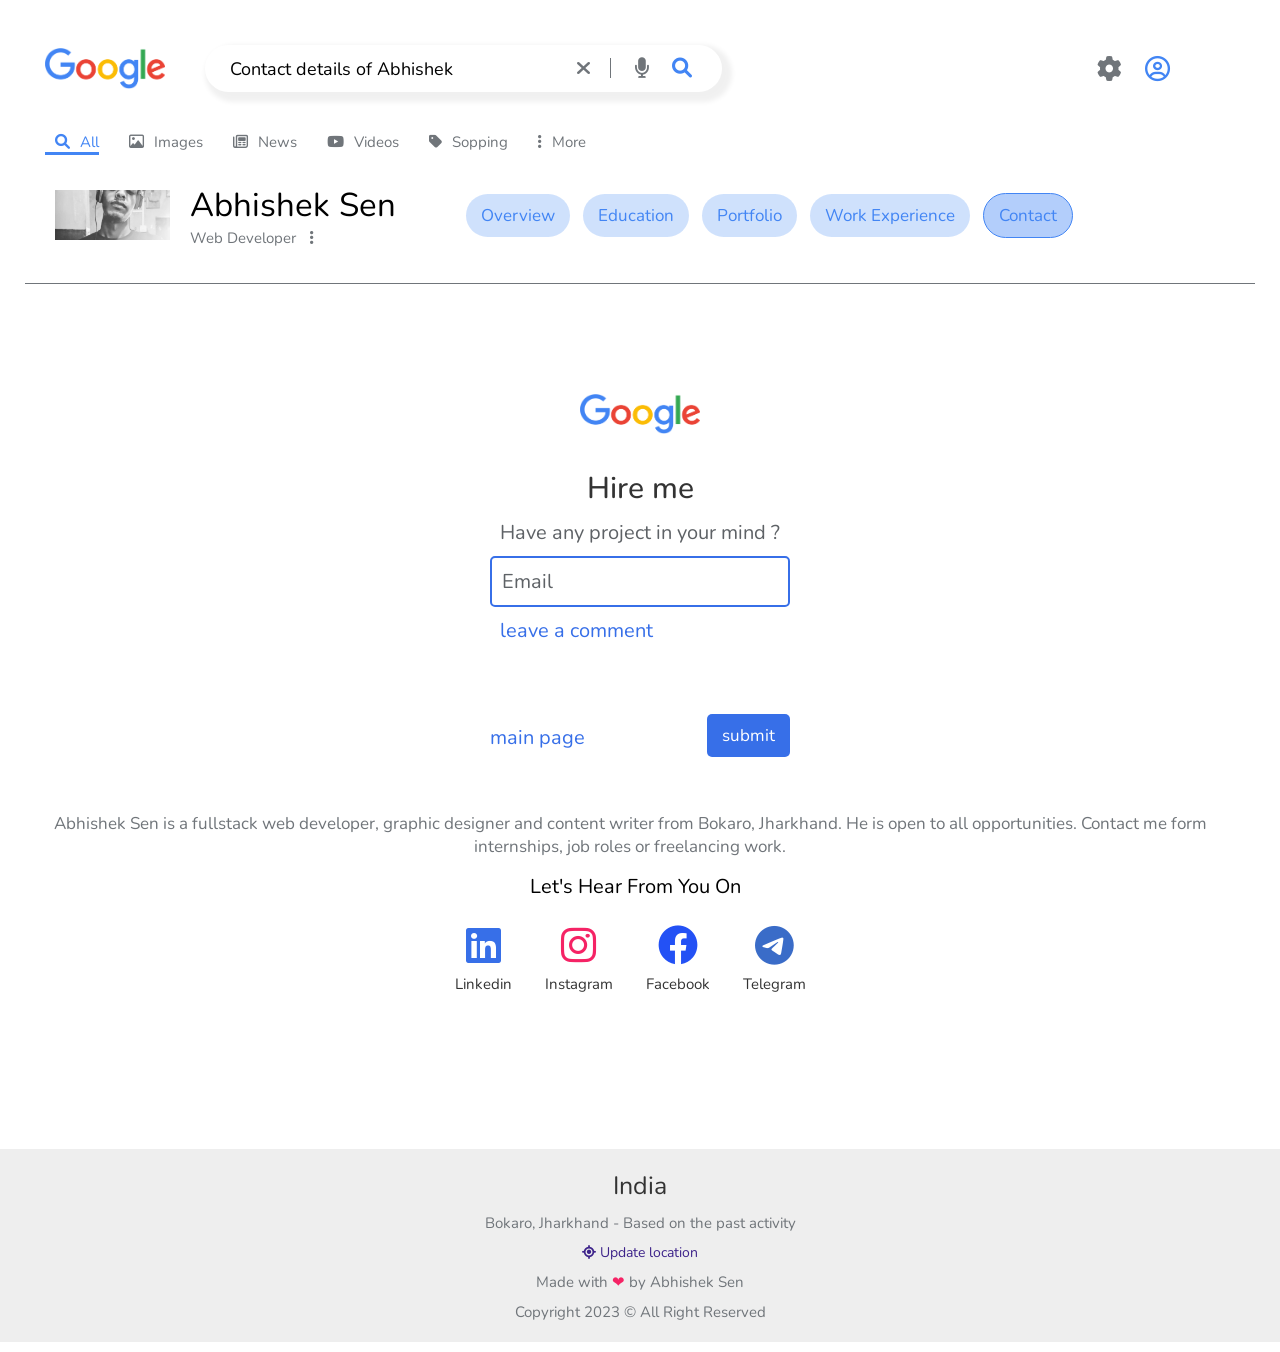
<file: contact.html>
<!DOCTYPE html>
<html lang="en">

<head>
  <meta charset="UTF-8" />
  <meta http-equiv="X-UA-Compatible" content="IE=edge" />
  <meta name="viewport" content="width=device-width, initial-scale=1.0" />
  <title>Abhishek Sen - Google Search</title>
  <link rel="icon" type="image/x-icon" href="/img/favicon.ico">


  <!-- swiper-bundle css link  -->
  <link rel="stylesheet" href="https://unpkg.com/swiper/swiper-bundle.min.css" />

  <!-- font awosome cdn link for icons -->
  <link rel="stylesheet" href="https://cdnjs.cloudflare.com/ajax/libs/font-awesome/6.0.0/css/all.min.css" />

  <!-- custom css file link  -->
  <link rel="stylesheet" href="css/style.css" />
</head>

<body>
  <header>
    <nav>
      <img src="img/google.png" alt="" class="logo" />
      <div class="search-box">
        <input type="text" placeholder="Contact details of Abhishek" class="search" />
        <i class="fas fa-times x"></i>
        <i class="fas fa-microphone mc"></i>
        <i class="fas fa-search s"></i>
      </div>
      <div class="right">
        <i class="fas fa-gear"></i>
        <!-- <i class="fas fa-bars"></i> -->
        <i class="fa-regular fa-circle-user user"></i>
      </div>
    </nav>
  </header>

  <section class="head">

    <div class="tags">
      <ul>
        <li>
          <a href="#" class="active"><i class="fas fa-search"></i>All</a>
        </li>
        <li>
          <a href="#"><i class="fa-regular fa-image"></i>Images</a>
        </li>
        <li>
          <a href="#"><i class="fa-regular fa-newspaper"></i>News</a>
        </li>
        <li>
          <a href="#"><i class="fa-brands fa-youtube"></i>Videos</a>
        </li>
        <li>
          <a href="#"><i class="fa-solid fa-tag"></i>Sopping</a>
        </li>
        <li>
          <a href="#"> <i class="fa-solid fa-ellipsis-vertical"></i>More</a>
        </li>
      </ul>
    </div>
    <div class="intro">
      <img src="img/avatar.jpg" alt="" class="logo main" />
      <div class="name">
        <h3>Abhishek Sen</h3>
        <span>Web Developer <i class="fa-solid fa-ellipsis-vertical"></i>
        </span>
      </div>
      <div class="btn-container">
        <button class="btn" type="button" onclick="location.href='index.html'">Overview</button>
        <button class="btn" type="button" onclick="location.href='education.html'">Education</button>
        <button class="btn" type="button" onclick="location.href='portfolio.html'">Portfolio</button>
        <button class="btn" type="button" onclick="location.href='experience.html'">Work Experience</button>
        <button class="btn active" type="button" onclick="location.href='contact.html'">Contact</button>
      </div>
    </div>
  </section>

  <section class="conatiner form">  
    <div class="form-container">
    <img src="img/google.png" alt="" class="logo form" />
    <form>
      <h3>Hire me</h3>
      <span>Have any project in your mind ?</span>
      <input type="email" placeholder="Email">
        <span class="c"> <a href=" ">leave a comment</a></span>
      <div class="btn-c">
        <a href="index.html">main page</a>
         <button type="submit" class="btn">submit</button>
      </div>
    </form>
  </div>  

  <div class="form-container">
    <div class="main-content">

      <div class="content">
        <p>
          Abhishek Sen is a fullstack web developer, graphic designer and content
          writer from Bokaro, Jharkhand. He is open to all opportunities.
          Contact me form internships, job roles or freelancing work.
        </p>
  
        <div class="profile ac">
          <h3>Let's hear from you on</h3>
          <a href="https://www.linkedin.com/in/senabhishk/"> <i class="fab fa-linkedin in"></i><span>Linkedin</span></a>
          <a href="https://www.instagram.com/sen_abhishk/"> <i class="fab fa-instagram ig"></i><span>Instagram</span></a>
          <a href="https://www.facebook.com/profile.php?id=100048457260216"> <i class="fab fa-facebook fb"></i><span>Facebook</span></a>
          <a href="https://t.me/sen_abhishk"> <i class="fab fa-telegram tg"></i><span>Telegram</span></a>
          <!-- <a href="#"> <i class="fab fa-github gh"></i><span>Github</span></a> -->
        </div>
        
      </div>
    </div>
  </div>

 

  </section>

 
  <footer>
    <h3>India</h3>
    <p>Bokaro, Jharkhand - Based on the past activity</p>
    <a href="#"><i class="fas fa-location"></i> Update location</a>
    <p>Made with <span>❤</span> by <a href="#">Abhishek Sen</a></p>
    <p class="p">Copyright 2023 &#169 All Right Reserved</p>
  </footer>


  <!-- swiper js link  -->
  <script src="https://unpkg.com/swiper/swiper-bundle.min.js"></script>

  <!-- jQuery cdn link -->
  <script src="https://cdnjs.cloudflare.com/ajax/libs/jquery/3.6.0/jquery.min.js"></script>

  <!-- custom js file link  -->
  <script src="js/script.js"></script>
</body>

</html>
</file>
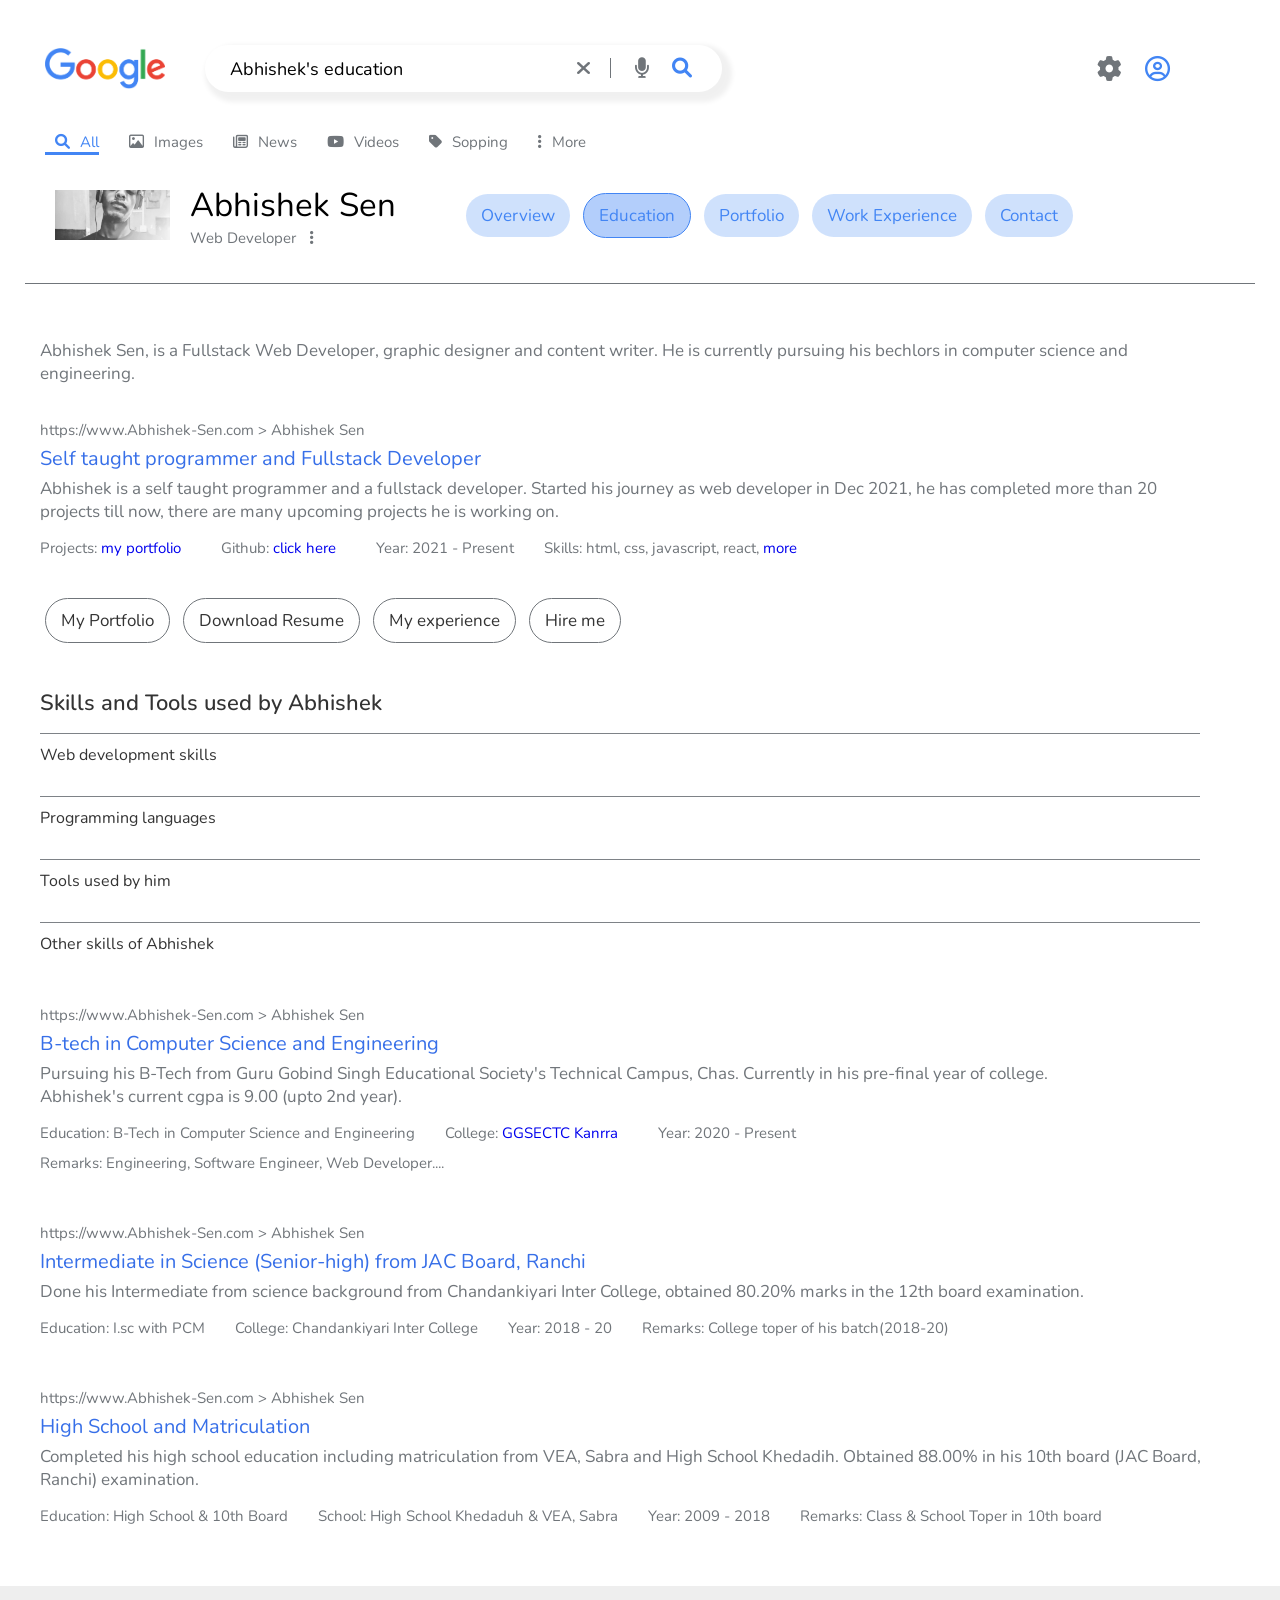
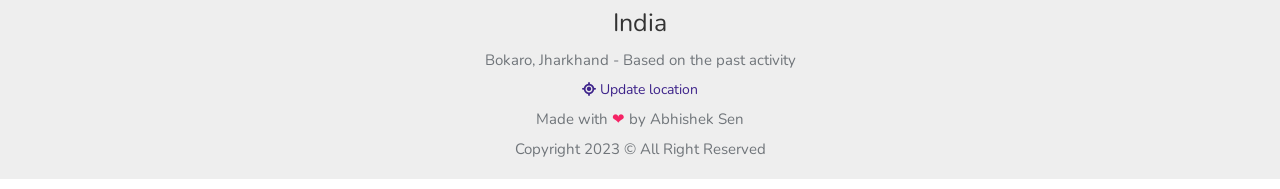
<file: education.html>
<!DOCTYPE html>
<html lang="en">

<head>
  <meta charset="UTF-8" />
  <meta http-equiv="X-UA-Compatible" content="IE=edge" />
  <meta name="viewport" content="width=device-width, initial-scale=1.0" />
  <title>Abhishek Sen - Google Search</title>
  <link rel="icon" type="image/x-icon" href="/img/favicon.ico">

  <!-- swiper-bundle css link  -->
  <link rel="stylesheet" href="https://unpkg.com/swiper/swiper-bundle.min.css" />

  <!-- font awosome cdn link for icons -->
  <link rel="stylesheet" href="https://cdnjs.cloudflare.com/ajax/libs/font-awesome/6.0.0/css/all.min.css" />

  <!-- custom css file link  -->
  <link rel="stylesheet" href="css/style.css" />
</head>

<body>
  <header>
    <nav>
      <img src="img/google.png" alt="" class="logo" />
      <div class="search-box">
        <input type="text" placeholder="Abhishek's education" class="search" />
        <i class="fas fa-times x"></i>
        <i class="fas fa-microphone mc"></i>
        <i class="fas fa-search s"></i>
      </div>
      <div class="right">
        <i class="fas fa-gear"></i>
        <!-- <i class="fas fa-bars"></i> -->
        <i class="fa-regular fa-circle-user user"></i>
      </div>
    </nav>
  </header>

  <section class="head">

    <div class="tags">
      <ul>
        <li>
          <a href="#" class="active"><i class="fas fa-search"></i>All</a>
        </li>
        <li>
          <a href="#"><i class="fa-regular fa-image"></i>Images</a>
        </li>
        <li>
          <a href="#"><i class="fa-regular fa-newspaper"></i>News</a>
        </li>
        <li>
          <a href="#"><i class="fa-brands fa-youtube"></i>Videos</a>
        </li>
        <li>
          <a href="#"><i class="fa-solid fa-tag"></i>Sopping</a>
        </li>
        <li>
          <a href="#"> <i class="fa-solid fa-ellipsis-vertical"></i>More</a>
        </li>
      </ul>
    </div>
    <div class="intro">
      <img src="img/avatar.jpg" alt="" class="logo main" />
      <div class="name">
        <h3>Abhishek Sen</h3>
        <span>Web Developer <i class="fa-solid fa-ellipsis-vertical"></i>
        </span>
      </div>
      <div class="btn-container">
        <button class="btn" type="button" onclick="location.href='index.html'">Overview</button>
        <button class="btn active" type="button" onclick="location.href='education.html'">Education</button>
        <button class="btn" type="button" onclick="location.href='portfolio.html'">Portfolio</button>
        <button class="btn" type="button" onclick="location.href='experience.html'">Work Experience</button>
        <button class="btn" type="button" onclick="location.href='contact.html'">Contact</button>
      </div>
    </div>
  </section>

  <section class="conatiner">
    <div class="main-content">

      <div class="content">
        <p>
          Abhishek Sen, is a Fullstack Web Developer, graphic designer and content writer.
          He is currently pursuing his bechlors in computer science and engineering.
        </p>
      </div>

      <div class="content box">
        <span> https://www.Abhishek-Sen.com > Abhishek Sen </span>
        <h3>
          <a href="">Self taught programmer and Fullstack Developer</a>
        </h3>
        <p>
         Abhishek is a self taught programmer and a fullstack developer. Started his journey 
         as web developer in Dec 2021, he has completed more than 20 projects till now,
         there are many upcoming projects he is working on. 
        </p>

        <div class="mini">
          <span>Projects: <a href="portfolio.html">my portfolio</a></span>
          <span>Github: <a href="https://github.com/abhishksen">click here</a></span>
          <span>Year: 2021 - Present</span>
          <span>Skills: html, css, javascript, react,
            <a href="#skills">more</a></span>
        </div>

      </div>

      <div class="btn-container fb">
        <button class="btn fb" type="button" onclick="location.href='portfolio.html'">My Portfolio</button>
        <button class="btn fb" type="button"> <a href="img/ABHISHEK's Resume.pdf" download="">Download Resume</a></button>
        <button class="btn fb" type="button" onclick="location.href='experience.html'">My experience</button>
        <button class="btn fb" type="button" onclick="location.href='contact.html'">Hire me</button>
      </div>

      <div class="ac-content" id="skills">

        <h3>Skills and Tools used by Abhishek</h3>

        <button class="accordion">Web development skills</button>
        <div class="panel">
          <p></p>
          <div class="profile ac">
            <a href="#"> <i class="fab fa-html5 ht"></i><span>Html 5</span></a>
            <a href="#"> <i class="fab fa-css3-alt in"></i><span>Css 3</span></a>
            <a href="#"> <i class="fab fa-bootstrap"></i><span>Bootstrap</span></a>
            <a href="#"> <i class="fab fa-js-square js"></i><span>JavaScript</span></a>
            <a href="#"> <i class="fab fa-react rj"></i><span>React Js</span></a>
          </div>
        </div>

        <button class="accordion">Programming languages</button>
        <div class="panel">
          <div class="profile ac">
            <a href="#"> <i class="fab fa-java ht"></i><span>Java</span></a>
            <a href="#"> <i class="fab fa-js-square js"></i><span>JavaScript</span></a>
            <a href="#"> <i class="fas fa-c tg"></i><span>C</span></a>
          </div>
        </div>

        <button class="accordion">Tools used by him</button>
        <div class="panel">
          <div class="profile ac">
            <a href="#"> <i class="fab fa-git-alt ht"></i><span>Git</span></a>
            <a href="#"> <i class="fab fa-github gh"></i><span>Github</span></a>
            <a href="#"> <i class="fas fa-code in"></i><span>Vs Code</span></a>
          </div>
        </div>  

          <button class="accordion">Other skills of Abhishek</button>
          <div class="panel">
            <div class="profile ac">
              <a href="#"> <i class="fa-solid fa-pen-nib tg"></i><span>Content Writing</span></a>
              <a href="#"> <i class="fa-brands fa-phoenix-framework ig"></i><span>SEO</span></a>
              <a href="#"> <i class="fa-solid fa-users fb"></i><span>Social media</span></a>
              <a href="#"> <i class="fa-solid fa-palette rj"></i><span>Canva</span></a>
            </div>
          </div>

      </div>

      <div class="content box">
        <span> https://www.Abhishek-Sen.com > Abhishek Sen </span>
        <h3>
          <a href="">B-tech in Computer Science and Engineering</a>
        </h3>
        <p>
          Pursuing his B-Tech from Guru Gobind Singh Educational Society's
          Technical Campus, Chas. Currently in his pre-final year of college. <br>
          Abhishek's current cgpa is 9.00 (upto 2nd year).
        </p>

        <div class="mini">
          <span>Education: B-Tech in Computer Science and Engineering</span>
          <span>College: <a href="https://www.ggsestc.ac.in/">GGSECTC Kanrra</a></span>
          <span>Year: 2020 - Present</span>
          <span>Remarks: Engineering, Software Engineer, Web Developer....</span>
        </div>

      </div>

      <div class="content box">
        <span> https://www.Abhishek-Sen.com > Abhishek Sen </span>
        <h3>
          <a href="">Intermediate in Science (Senior-high) from JAC Board, Ranchi</a>
        </h3>
        <p>
          Done his Intermediate from science background from Chandankiyari Inter College,
          obtained 80.20% marks in the 12th board examination.
        </p>

        <div class="mini">
          <span>Education: I.sc with PCM</span>
          <span>College: Chandankiyari Inter College</span>
          <span>Year: 2018 - 20</span>
          <span>Remarks: College toper of his batch(2018-20)</span>
        </div>

      </div>

      <div class="content box">
        <span> https://www.Abhishek-Sen.com > Abhishek Sen </span>
        <h3>
          <a href="">High School and Matriculation</a>
        </h3>
        <p>
          Completed his high school education including matriculation from
          VEA, Sabra and High School Khedadih. Obtained 88.00% in his 10th board
          (JAC Board, Ranchi) examination.
        </p>

        <div class="mini">
          <span>Education: High School & 10th Board</span>
          <span>School: High School Khedaduh & VEA, Sabra </span>
          <span>Year: 2009 - 2018</span>
          <span>Remarks: Class & School Toper in 10th board</span>
        </div>

      </div>

      <!-- 
      <div class="ac-content">

        <h3>Skills and Tools used by Abhishek</h3>

        <button class="accordion">Web-dev skills</button>
        <div class="panel">
          <p></p>
          <div class="profile ac">
            <a href="#"> <i class="fab fa-html5"></i><span>Html</span></a>
            <a href="#"> <i class="fab fa-css3-alt"></i><span>Css</span></a>
            <a href="#"> <i class="fab fa-bootstrap"></i><span>Bootstrap</span></a>
            <a href="#"> <i class="fab fa-js-square"></i><span>JavaScript</span></a>
            <a href="#"> <i class="fab fa-react"></i><span>React Js</span></a>
          </div>
        </div>

        <button class="accordion">Programming languages</button>
        <div class="panel">
            <div class="profile ac">
              <a href="#"> <i class="fab fa-java"></i><span>Java</span></a>
              <a href="#"> <i class="fab fa-js-square"></i><span>JavaScript</span></a>
              <a href="#"> <i class="fas fa-c"></i><span>C</span></a>
            </div>
        </div>

        <button class="accordion">Tools used by him</button>
        <div class="panel">
            <div class="profile ac">
              <a href="#"> <i class="fab fa-git-alt"></i><span>Git</span></a>
              <a href="#"> <i class="fab fa-github"></i><span>Github</span></a>
              <a href="#"> <i class="fas fa-code"></i><span>Vs Code</span></a>
            </div>
              
        </div>

      </div>

        <div class="content box">
        <span> https://www.instagram.com > sen_abhishk </span>
        <h3>
          <a href="">Abhishek Sen (@asen_abhishk) • Instagram photos and videos</a>
        </h3>
        <p>
          105 Followers, 84 Following, 10 Posts - See Instagram photos and
          videos from <br />
          Abhishek Sen (@sen_abhishk)
        </p>
        </div>

        <div class="btn-container fb">
        <button class="btn fb" type="button" onclick="location.href='portfolio.html'">My Portfolio</button>
        <button class="btn fb" type="button"> <a href="img/google.png" download="">Download Resume</a></button>
        <button class="btn fb" type="button" onclick="location.href='experience.html'">My experience</button>
        </div> -->

    </div>
  </section>

  <footer>
    <h3>India</h3>
    <p>Bokaro, Jharkhand - Based on the past activity</p>
    <a href="#"><i class="fas fa-location"></i> Update location</a>
    <p>Made with <span>❤</span> by <a href="#">Abhishek Sen</a></p>
    <p class="p">Copyright 2023 &#169 All Right Reserved</p>
  </footer>





  <!-- swiper js link  -->
  <script src="https://unpkg.com/swiper/swiper-bundle.min.js"></script>

  <!-- jQuery cdn link -->
  <script src="https://cdnjs.cloudflare.com/ajax/libs/jquery/3.6.0/jquery.min.js"></script>

  <!-- custom js file link  -->
  <script src="js/script.js"></script>
</body>

</html>
</file>
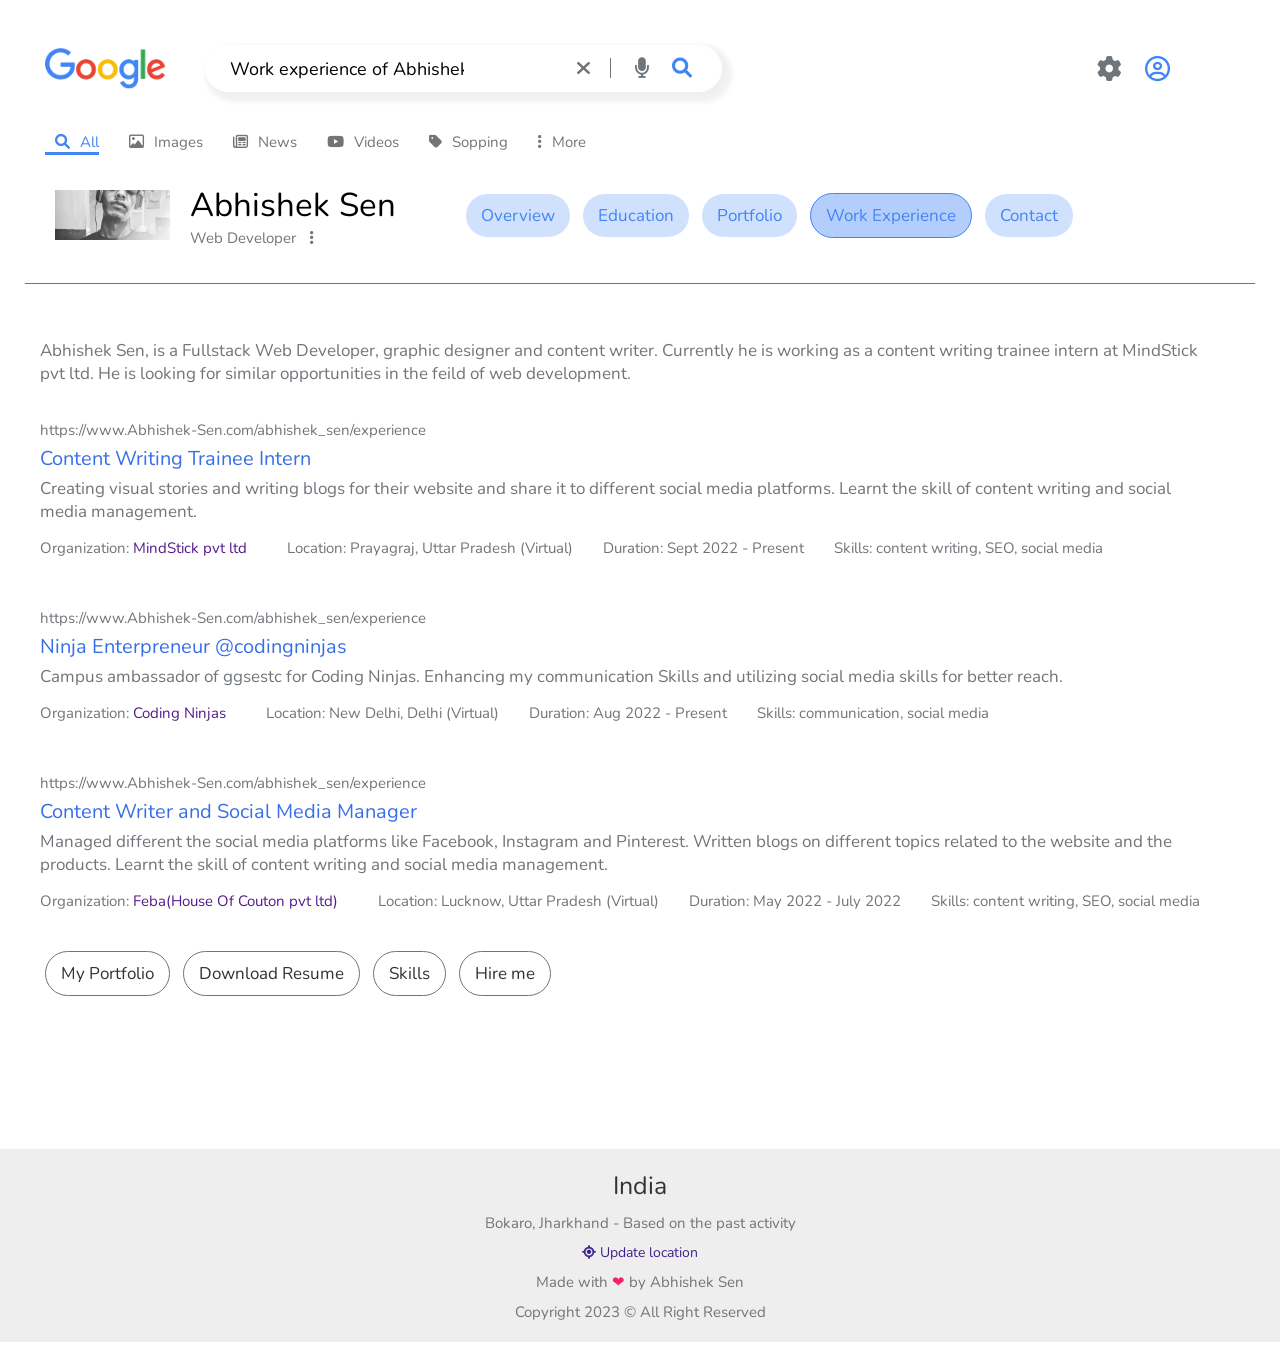
<file: experience.html>
<!DOCTYPE html>
<html lang="en">

<head>
  <meta charset="UTF-8" />
  <meta http-equiv="X-UA-Compatible" content="IE=edge" />
  <meta name="viewport" content="width=device-width, initial-scale=1.0" />
  <title>Abhishek Sen - Google Search</title>
  <link rel="icon" type="image/x-icon" href="/img/favicon.ico">

  <!-- swiper-bundle css link  -->
  <link rel="stylesheet" href="https://unpkg.com/swiper/swiper-bundle.min.css" />

  <!-- font awosome cdn link for icons -->
  <link rel="stylesheet" href="https://cdnjs.cloudflare.com/ajax/libs/font-awesome/6.0.0/css/all.min.css" />

  <!-- custom css file link  -->
  <link rel="stylesheet" href="css/style.css" />
</head>

<body>
  <header>
    <nav>
      <img src="img/google.png" alt="" class="logo" />
      <div class="search-box">
        <input type="text" placeholder="Work experience of Abhishek Sen" class="search" />
        <i class="fas fa-times x"></i>
        <i class="fas fa-microphone mc"></i>
        <i class="fas fa-search s"></i>
      </div>
      <div class="right">
        <i class="fas fa-gear"></i>
        <!-- <i class="fas fa-bars"></i> -->
        <i class="fa-regular fa-circle-user user"></i>
      </div>
    </nav>
  </header>

  <section class="head">

    <div class="tags">
      <ul>
        <li>
          <a href="#" class="active"><i class="fas fa-search"></i>All</a>
        </li>
        <li>
          <a href="#"><i class="fa-regular fa-image"></i>Images</a>
        </li>
        <li>
          <a href="#"><i class="fa-regular fa-newspaper"></i>News</a>
        </li>
        <li>
          <a href="#"><i class="fa-brands fa-youtube"></i>Videos</a>
        </li>
        <li>
          <a href="#"><i class="fa-solid fa-tag"></i>Sopping</a>
        </li>
        <li>
          <a href="#"> <i class="fa-solid fa-ellipsis-vertical"></i>More</a>
        </li>
      </ul>
    </div>
    <div class="intro">
      <img src="img/avatar.jpg" alt="" class="logo main" />
      <div class="name">
        <h3>Abhishek Sen</h3>
        <span>Web Developer <i class="fa-solid fa-ellipsis-vertical"></i>
        </span>
      </div>
      <div class="btn-container">
        <button class="btn" type="button" onclick="location.href='index.html'">Overview</button>
        <button class="btn" type="button" onclick="location.href='education.html'">Education</button>
        <button class="btn" type="button" onclick="location.href='portfolio.html'">Portfolio</button>
        <button class="btn active" type="button" onclick="location.href='experience.html'">Work Experience</button>
        <button class="btn" type="button" onclick="location.href='contact.html'">Contact</button>
      </div>
    </div>
  </section>

  <section class="conatiner">
    <div class="main-content">

      <div class="content">
        <p>
          Abhishek Sen, is a Fullstack Web Developer, graphic designer and content writer.
          Currently he is working as a content writing trainee intern at MindStick pvt ltd.
          He is looking for similar opportunities in the feild of web development.
        </p>
      </div>

      <div class="content box">
        <span> https://www.Abhishek-Sen.com/abhishek_sen/experience </span>
        <h3>
          <a href="">Content Writing Trainee Intern</a>
        </h3>
        <p>
          Creating visual stories and writing blogs for their website and share it to different 
          social media platforms. Learnt the skill of content writing and social media
          management.
        </p>

        <div class="mini">
          <span>Organization: <a href="">MindStick pvt ltd</a></span>
          <span>Location: Prayagraj, Uttar Pradesh (Virtual)</a></span>
          <span>Duration: Sept 2022 - Present</span>
          <span>Skills: content writing, SEO, social media</span>
        </div>

      </div>

      <div class="content box">
        <span> https://www.Abhishek-Sen.com/abhishek_sen/experience </span>
        <h3>
          <a href="">Ninja Enterpreneur @codingninjas</a>
        </h3>
        <p>
         Campus ambassador of ggsestc for Coding Ninjas. Enhancing my communication Skills
         and utilizing social media skills for better reach.
        </p>

        <div class="mini">
          <span>Organization: <a href="">Coding Ninjas</a></span>
          <span>Location: New Delhi, Delhi (Virtual)</a></span>
          <span>Duration: Aug 2022 - Present</span>
          <span>Skills: communication, social media</span>
        </div>

      </div>

      <div class="content box">
        <span> https://www.Abhishek-Sen.com/abhishek_sen/experience </span>
        <h3>
          <a href="">Content Writer and Social Media Manager</a>
        </h3>
        <p>
          Managed different the social media platforms like Facebook,
          Instagram and Pinterest. Written blogs on different topics related to the 
          website and the products. Learnt the skill of content writing and social media
          management.
        </p>

        <div class="mini">
          <span>Organization: <a href="">Feba(House Of Couton pvt ltd)</a></span>
          <span>Location: Lucknow, Uttar Pradesh (Virtual)</a></span>
          <span>Duration: May 2022 - July 2022</span>
          <span>Skills: content writing, SEO, social media</span>
        </div>

      </div>

      <div class="btn-container fb">
        <button class="btn fb" type="button" onclick="location.href='portfolio.html'">My Portfolio</button>
        <button class="btn fb" type="button"> <a href="img/ABHISHEK's Resume.pdf" download="">Download Resume</a></button>
        <button class="btn fb" type="button" onclick="location.href='education.html'">Skills</button>
        <button class="btn fb" type="button" onclick="location.href='contact.html'">Hire me</button>
      </div>


    </div>
  </section>


  <footer>
    <h3>India</h3>
    <p>Bokaro, Jharkhand - Based on the past activity</p>
    <a href="#"><i class="fas fa-location"></i> Update location</a>
    <p>Made with <span>❤</span> by <a href="#">Abhishek Sen</a></p>
    <p class="p">Copyright 2023 &#169 All Right Reserved</p>
  </footer>



  <!-- swiper js link  -->
  <script src="https://unpkg.com/swiper/swiper-bundle.min.js"></script>

  <!-- jQuery cdn link -->
  <script src="https://cdnjs.cloudflare.com/ajax/libs/jquery/3.6.0/jquery.min.js"></script>

  <!-- custom js file link  -->
  <script src="js/script.js"></script>
</body>

</html>
</file>
<file: css/style.css>
@import url("https://fonts.googleapis.com/css2?family=Nunito:wght@200;300;400;600;700&display=swap");
/* 
:root{
    --primary:#27ae60;
    --black:#192a56;
    --light-color:#666;
    --box-shadow:0 .5rem 1.5rem rgba(0,0,0,.1);
} */

* {
  /* font-family: 'Consolas'; */
  font-family: "Nunito", sans-serif;
  margin: 0;
  padding: 0;
  box-sizing: border-box;
  text-decoration: none;
  outline: none;
  border: none;
  /* text-transform: capitalize; */
  transition: all 0.2s linear;
}

i {
  cursor: pointer;
}

html {
  font-size: 62.5%;
  overflow-x: hidden;
  scroll-padding-top: 5.5rem;
  scroll-behavior: smooth;
}

header {
  margin: 1rem;
  margin-bottom: 0;
  padding: 0.5rem 1rem;
}

nav {
  margin: 1.5rem;
  display: flex;
  flex-wrap: wrap;
  /* justify-content: space-between; */
  align-items: center;
}

.logo {
  width: 120px;
  height: 100%;
  margin: 1rem;
  cursor: pointer;
}

.search-box {
  /* width: 50%; */
  /* border: 0.1rem solid #222; */
  border-radius: 5rem;
  box-shadow: 5px 5px 5px 5px rgba(0, 0, 0, 0.057);
  /* font-size: 2rem; */
  margin: 1.5rem;
  margin-left: 3rem;
  padding-right: 2rem;
  transition: transform 0.3s;
  justify-content: space-between;
}

/* .search-box:hover {
  transition: transform 0.3s;
  box-shadow: 5px 10px 5px 0 rgba(0, 0, 0, 0.2);
} */

.search-box input {
  font-size: 2rem;
  margin: 1rem;
}

.search-box input::placeholder {
  color: black;
  font-size: 1.8rem;
  /* margin-left: 1rem; */
  padding-left: 1.5rem;
}

.search {
  padding-right: 7rem;
}

.search-box i {
  font-size: 2rem;
  color: #70757a;
  margin-left: 1rem;
  margin-right: 1rem;
}

.search-box i:nth-child(2) {
  padding-left: 2rem;
  padding-right: 2rem;
  border-right: 1px solid #70757a;
}

.search-box i.s {
  color: #4285f4;
}

.right {
  margin-left: 35rem;
}

.right i {
  font-size: 2.5rem;
  color: #70757a;
  margin-left: 1rem;
  margin-right: 1rem;
}

.right i.user {
  color: #4285f4;
}

.head {
  margin: 2.5rem;
  margin-top: 0;
  padding: 0.5rem 1rem;
  border-bottom: 0.1rem solid #70757a;
}

.head ul {
  display: flex;
}

.head ul li {
  list-style: none;
  padding: 0 1rem;
}

.head ul li a {
  font-size: 1.5rem;
  color: #70757a;
}

.head ul li a i {
  padding: 0 1rem;
}

.head ul li a.active {
  color: #4285f4;
  border-bottom: 0.3rem solid #4285f4;
}

.intro {
  display: flex;
  align-items: center;
  margin: 1.8rem 0;
}

.logo.main {
  width: 115px;
  height: 50px;
  margin: 2rem;
  object-fit: cover;
}

.name {
  display: block;
  margin-right: 2rem;
}

.name h3 {
  font-size: 3.3rem;
  font-weight: 400;
}

.name span {
  font-size: 1.5rem;
  color: #70757a;
}

.name span i {
  /* margin-left: 1rem; */
  padding: 0 1rem;
}

.btn-container {
  margin: 2rem 0;
  align-items: center;
  padding-left: 5rem;
}

.btn {
  font-size: 1.7rem;
  padding: 1rem 1.5rem;
  margin-right: 1rem;
  border-radius: 5rem;
  background-color: #4286f440;
  color: #4285f4;
  cursor: pointer;
}

.btn.active {
  border: 0.1rem solid #4285f4;
  background-color: #4286f466;
}

.btn:hover {
  background-color: #4286f466;
}

.btn-container.fb {
  padding: 0;
}

.btn.fb {
  background-color: transparent;
  border: 0.1rem solid #70757a;
  margin: 0.5rem 0.5rem;
  padding: 1rem 1.5rem;
  color: #333;
}

.btn.fb a {
  color: #333;
}

.btn.fb:hover {
  text-decoration: underline;
}

.conatiner {
  min-height: 90vh;
  display: flex;
  flex-direction: row;
  margin: 2.5rem;
  margin-top: 0;
  padding: 0.5rem 1rem;
}

.main-content {
  flex: 3;
  padding: 1rem 0.5rem;
  overflow: hidden;
}

.side-content {
  flex: 1.5;
  overflow: hidden;
  /* display: none; */
  padding: 1rem 0.5rem;
  /* margin-right: 2rem; */
  border-left: 0.1rem solid #70757a;
}

.image-box {
  overflow: hidden;
}

.image-box .logo {
  width: 120px;
  height: 100%;
  margin: 0;
  margin-right: 0.1rem;
}

.content {
  margin-top: 1.5rem;
}

.content.box {
  padding-top: 2rem;
}

.content span {
  font-size: 1.5rem;
  color: #70757a;
  margin: 0.5rem 0;
}

.content h3 {
  margin: 0.5rem 0;
}

.content h3 a {
  font-size: 2rem;
  margin: 0.5rem 0;
  font-weight: 400;
  color: #376fe8;
}

.content h3 a:hover {
  cursor: pointer;
  text-decoration: underline;
}

.content p {
  margin-top: 0.5rem;
  margin-right: 2rem;
  font-size: 1.7rem;
  color: #70757a;
}

.content .mini {
  padding: 1rem 0;
  display: flex;
  flex-wrap: wrap;
}

.content .mini span {
  font-size: 1.5rem;
  margin-right: 3rem;
}

.content a {
  font-size: 1.5rem;
  padding: 1rem 0;
  margin-right: 1rem;
}

.content a:hover {
  text-decoration: underline;
}

/* accordion section  */

.ac-content {
  padding-right: 2.5rem;
  margin-right: 1.5rem;
}

.ac-content h3 {
  color: #333;
  font-size: 2.2rem;
  font-weight: 550;
  padding-top: 2rem;
}

.accordion {
  background-color: transparent;
  color: #333;
  font-size: 1.6rem;
  cursor: pointer;
  padding-top: 1rem;
  margin: 1.5rem 0;
  margin-right: 2rem;
  width: 100%;
  text-align: left;
  border: none;
  outline: none;
  transition: 0.4s;
  border-top: 0.5px solid #70757ae6;
}

.panel {
  /* padding: 0 18px; */
  /* margin: 1.5rem 0; */
  background-color: transparent;
  display: none;
  overflow: hidden;
}

.panel p {
  font-size: 1.5rem;
  color: #5e6266;
}

.side-content .about {
  margin: 1.5rem 1rem;
  padding-right: 1rem;
  border-bottom: 0.1rem solid #70757a;
}

.side-content .about h3 {
  font-size: 2.5rem;
  margin-bottom: 1rem;
  font-weight: 400;
  text-transform: capitalize;
}

.side-content .about .fb {
  background-color: transparent;
  border: 0.1rem solid #70757a;
  padding: 0.5rem 1.5rem;
  color: #333;
}

.side-content .about .fb:hover {
  text-decoration: underline;
}

.side-content .about .fb i {
  color: #4285f4;
  padding-right: 0.5rem;
}

.side-content .about p {
  margin-top: 1.5rem;
  margin-right: 2rem;
  margin-bottom: 2rem;
  text-transform: none;
  font-size: 1.7rem;
  color: #5e6266;
}

.side-content .about p a:hover {
  text-decoration: underline;
}

.side-content .about h3 {
  font-size: 1.5rem;
  color: #333;
  font-weight: 800;
  margin: 1rem 0;
}

.side-content .about h3 span {
  font-size: 1.5rem;
  color: #70757a;
  font-weight: 600;
}

.side-content .about h3 a {
  font-size: 1.5rem;
  font-weight: 600;
}

.side-content .about h3 a:hover {
  text-decoration: underline;
}

.profile {
  margin: 1.5rem 1rem;
  padding-right: 1rem;
  border-bottom: 0.1rem solid #70757a;
}

.profile.ac {
  border: none;
}

.profile h3 {
  font-size: 2rem;
  margin-bottom: 1rem;
  font-weight: 400;
  text-transform: capitalize;
}

.profile a {
  font-size: 4rem;
  display: inline-block;
  text-align: center;
}

.profile a i.in {
  color: #376fe8;
}

.profile a i.ig {
  color: #f52365;
}

.profile a i.fb {
  color: #2351f5;
}

.profile a i.tg {
  color: #3a6cc8;
}

.profile a i.gh {
  color: #000000;
}

.profile a i.js {
  color: #ffe100;
}

.profile a i.rj {
  color: #00b7ff;
}

.profile a i.ht {
  color: #ff5e00;
}

.profile a span {
  font-size: 1.5rem;
  display: flex;
  text-align: center;
  color: #333;
  margin: 1.5rem 1rem;
  margin-top: 0;
}

.profile a span:hover {
  color: #3d238a;
  text-decoration: underline;
}

.profile .logo.port {
  width: 80px;
  height: 100%;
  margin: 0;
}

.conatiner.form {
  align-items: center;
  justify-content: center;
  display: flex;
  flex-direction: column;
}

.form-container {
  text-align: center;
  align-items: center;
}

form {
  margin: 1rem auto;
  padding: 1rem;
  display: flex;
  flex-direction: column;
}

form h3 {
  font-size: 3rem;
  font-weight: 500;
  color: #333;
  padding: 1rem;
  padding-top: 0;
}

form span {
  font-size: 2rem;
  color: #5e6266;
  padding: 1rem;
  padding-top: 0;
}

form span.c {
  text-align: initial;
  padding-top: 1rem;
  color: #376fe8;
}

form a {
  text-align: initial;
  font-size: 2rem;
  padding-top: 1rem;
  color: #376fe8;
}

form .btn-c {
  margin-top: 5rem;
  padding: 1rem 0;
  display: flex;
  text-align: center;
  justify-content: space-between;
}

form .btn {
  text-align: center;
  width: auto;
  margin-right: 0;
  border-radius: 0.5rem;
  background: #376fe8;
  color: #fff;
}

form .btn:hover {
  background: #376fe8;
}

form input {
  font-size: 2rem;
  padding: 1rem 1rem;
  border: 0.2rem solid #376fe8;
  border-radius: 0.5rem;
}

form input::placeholder {
  color: #5e6266;
}

footer {
  margin-top: 3rem;
  padding-top: 1rem;
  text-align: center;
  background: #eee;
}

footer h3 {
  font-size: 2.5rem;
  color: #333;
  margin: 1rem;
  font-weight: 400;
}

footer p {
  font-size: 1.5rem;
  margin: 1rem 0;
  color: #70757a;
}

footer p a {
  font-size: 1.5rem;
  color: #70757a;
}

footer p span {
  font-size: 1.5rem;
  color: #f52365;
}

footer a {
  font-size: 1.4rem;
  color: #3d238a;
}

footer p a:hover,
footer a:hover {
  color: #3d238a;
  text-decoration: underline;
  cursor: pointer;
}

footer .p {
  padding-bottom: 2rem;
}

/* portfolio style  */

/* .wrapper {
	width: 100%;
    padding: 2rem;
    margin: 2rem;
    justify-content: center;
}

.wrapper h3{
  text-align: center;
  padding: 2rem;
  font-size: 3rem;
  font-weight: 500;
  font-family: 'Consolas';
}

.wrapper .btn-container{
  text-align: center;
}

div.gallery {
	margin-top: 30px;
}

div.gallery ul {
	list-style-type: none;
	margin-left: 35px;
} */
/* animation */
/* div.gallery ul li, div.gallery li img {
	-webkit-transition: all 0.1s ease-in-out;
  	-moz-transition: all 0.1s ease-in-out;
  	-o-transition: all 0.1s ease-in-out;
  	transition: all 0.1s ease-in-out;
}

div.gallery ul li {
	position: relative;
	float: left;
	width: 150px;
	height: 150px;
	margin: 5px;
	padding: 5px;
	z-index: 0;
}

div.gallery ul li:hover {
	z-index: 5;
}

div.gallery ul li img {
	position: absolute;
	left: 0;
	top: 0;
	border: 1px solid #dddddd;
	padding: 5px;
	width: 150px;
	height: 150px;
	background: #f0f0f0;
}

div.gallery ul li img:hover {
	width: 200px;
	height: 200px;
	margin-top: -130px;
	margin-left: -130px;
	top: 65%;
	left: 65%;
}

p.attribution {
  font-size: 2rem;
	color: #333;
	clear: both;
	text-align: center;
	line-height: 25px;
  padding: 0 20px;
	padding-top: 30px;
}

p.attribution a {
	color: #376fe8;
}

p.attribution a.name{
	font-family: 'Consolas';
} */
/* Responsive hack */
/* @media only screen and (min-width: 499px) and (max-width: 1212px) {
	.wrapper {
		width: auto;
	}
}

@media only screen and (max-width: 498px) {
	.wrapper {
		width: auto;
	}

	div.gallery ul {
		list-style-type: none;
		margin: 0;
	}
}

@media only screen and (max-width: 356px) {
	.wrapper {
		width: 100%;
	}

	div.gallery ul {
		list-style-type: none;
		margin: 1rem;
	}
} */

.port-container {
  overflow: hidden;
  display: flex;
  flex-direction: column;
  flex-wrap: wrap;
  padding: 1rem;
  text-align: center;
}

.port-search {
  font-size: 2rem;
  margin: 10px 0;
  padding: 1rem;
  border: 0.5px solid #666;
  border-radius: 5px;
}

.h1 {
  font-size: 30px;
  font-weight: 500;
  padding: 10px 5px;
  color: #333;
}

.cats {
  gap: 0.5rem;
  display: flex;
  flex-wrap: wrap;
  justify-content: center;
  text-align: center;
  align-items: center;
  cursor: pointer;
  padding: 1rem;
  margin: 1rem;
}

.cat {
  cursor: pointer;
  font-size: 2rem;
  font-weight: 300;
  padding: 1rem;
  /* margin: .5rem; */
  border: 0.1rem solid #555;
  border-radius: 50px;
}

.cat.active{
  text-decoration: underline;
}

.cat:hover {
  text-decoration: underline;
}

.port-content {
  margin: auto;
  display: flex;
  flex-wrap: wrap;
}

.products {
  display: flex;
  flex-wrap: wrap;
  justify-content: center;
  gap: 1rem;
}

.product {
  width: 230px;
  overflow: hidden;
  display: flex;
  flex-direction: column;
  gap: 0.5rem;
  padding: 1rem;
  padding-bottom: 1.5rem;
  align-items: center;
  border-radius: 5px;
  border: .5px solid #666;
}

.product img {
  width: 100%;
  height: 100%;
  padding: 15px 10px;
  object-fit: contain;
  overflow: hidden;
  border-radius: 5px;
}

.product:hover {
  cursor: pointer;
  transition: 0.2s all ease-in-out;
  box-shadow: 20px 20px 25px #a9a9a9;
}


.port-name,
.liveUrlText {
  font-size: 1.8rem;
  text-align: center;
  line-height: 1.5rem;
  margin-top: 1rem;
}

.port-name a {
  color: #333;
  text-decoration: none;
}

.liveUrlText a {
  text-decoration: none;
}

.port-name:hover a {
  color: -webkit-link;
  cursor: pointer;
  text-decoration: underline;
}

.port-text{
  color: #333;
  font-size: 1.8rem;
  padding: 1rem;
  margin-top: 3rem;
}


/* media queries */

@media (max-width: 1200px) {
  html {
    font-size: 55%;
  }

  .right {
    margin-left: 25rem;
  }
}

@media (max-width: 990px) {
  html {
    font-size: 50%;
  }

  .right {
    margin-left: 7rem;
  }

  .btn {
    margin-top: 1rem;
  }

  @media (max-width: 772px) {
    html {
      font-size: 48%;
    }

    .search {
      padding-right: 0rem;
    }

    .search-box {
      margin: 0.5rem;
      margin-left: 1rem;
      padding-right: 2rem;
    }

    .right {
      margin-left: 4rem;
    }

    .conatiner {
      margin: 1.5rem;
    }

    .side-content .about {
      margin: 1.5rem 1rem;
      padding-right: 0;
    }
  }

  /* 
@media (max-width: 772px){

} */

  @media (max-width: 596px) {
    html {
      font-size: 50%;
    }

    .image-box {
      display: none;
    }

    .right {
      display: none;
    }

    .side-content {
      display: none;
    }

    nav {
      margin: 1.5rem;
      display: flex;
      flex-direction: column;
    }

    .head {
      margin: 1.5rem;
      margin-top: 1rem;
      text-align: center;
    }

    .tags {
      align-items: center;
      text-align: center;
    }

    header {
      margin: 0rem;
    }

    .conatiner {
      margin: 1rem;
      padding: 0.5rem 0.5rem;
    }

    .head ul li {
      padding: 0 0.5rem;
    }

    .head ul li a i {
      text-align: center;
      border: none;
    }
  }

  @media (max-width: 409px) {
    .search-box i.mc {
      display: none;
    }

    .search-box input::placeholder {
      padding-left: 1rem;
    }
  }

  @media (max-width: 376px) {
    .search-box i.s {
      display: none;
    }

    .search-box i.x {
      border: none;
      padding-right: 0;
    }
  }
}
</file>
